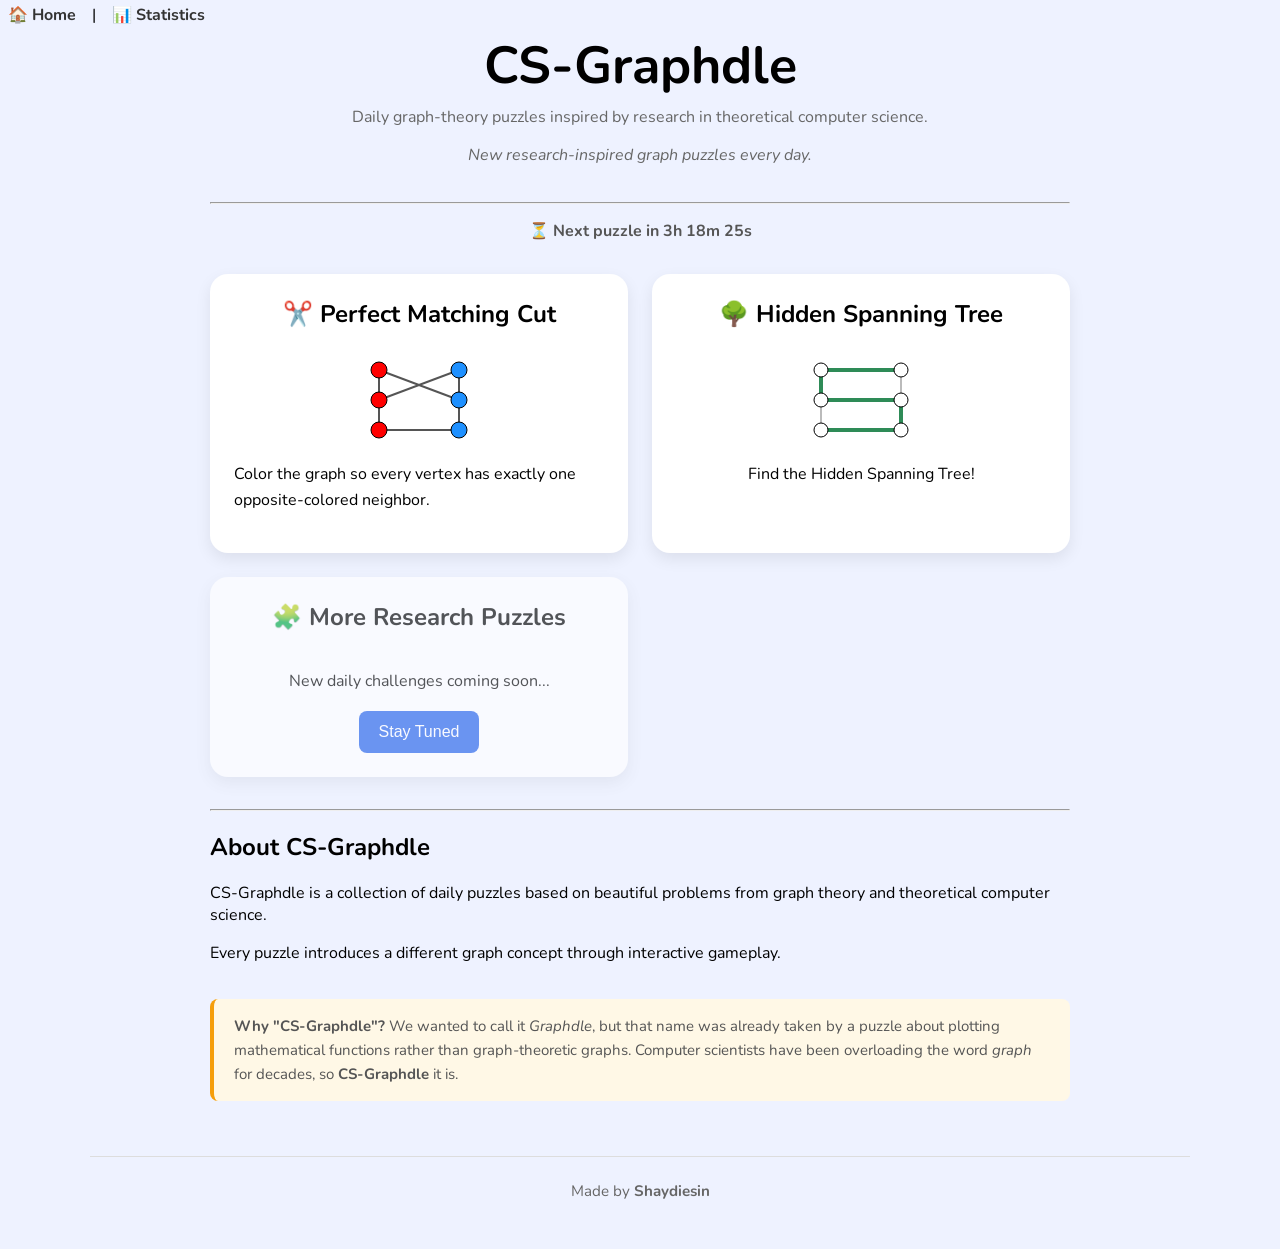
<file: index.html>
<!DOCTYPE html>
<html lang="en">

<head>

    <meta charset="UTF-8">
    <meta name="viewport" content="width=device-width, initial-scale=1.0">

    <title>CS-Graphdle</title>

    <link rel="stylesheet" href="style.css">

    <link rel="preconnect" href="https://fonts.googleapis.com">
    <link rel="preconnect" href="https://fonts.gstatic.com" crossorigin>

    <link href="https://fonts.googleapis.com/css2?family=Nunito:wght@400;700;800&display=swap" rel="stylesheet">
    <!-- Google tag (gtag.js) -->
    <script async src="https://www.googletagmanager.com/gtag/js?id=G-VHSH1HPYKV"></script>
    <script>
    window.dataLayer = window.dataLayer || [];
    function gtag(){dataLayer.push(arguments);}
    gtag('js', new Date());

    gtag('config', 'G-VHSH1HPYKV');
    </script>
</head>

<body>

<nav class="top-nav">
    <a href="index.html">🏠 Home</a>
    |
    <a href="stats.html">📊 Statistics</a>
</nav>

<div class="container">

    <h1>CS-Graphdle</h1>

    <p class="subtitle">
        Daily graph-theory puzzles inspired by research in theoretical computer science.
    </p>

    <p class="tagline">
        New research-inspired graph puzzles every day.
    </p>

    <hr>

    <p id="countdown" class="countdown"></p>

    <div class="puzzle-grid">

        <a href="puzzle/pmc.html" class="puzzle-card">

            <h2>✂️ Perfect Matching Cut</h2>

            <div class="graph-icon">
                <svg width="120" height="100" viewBox="0 0 120 80">

                    <!-- edges -->
                    <line x1="20" y1="40" x2="100" y2="10" stroke="#555" stroke-width="2"/>
                    
                    <line x1="20" y1="10" x2="20" y2="70" stroke="#555" stroke-width="2"/>
                    <line x1="20" y1="10" x2="100" y2="40" stroke="#555" stroke-width="2"/>
                    <line x1="100" y1="10" x2="100" y2="70" stroke="#555" stroke-width="2"/>

                    <line x1="20" y1="70" x2="100" y2="70" stroke="#555" stroke-width="2"/>

                    <!-- nodes -->
                    <circle cx="20" cy="10" r="8" fill="red" stroke="black"/>
                    <circle cx="100" cy="10" r="8" fill="dodgerblue" stroke="black"/>

                    <circle cx="20" cy="40" r="8" fill="red" stroke="black"/>
                    <circle cx="100" cy="40" r="8" fill="dodgerblue" stroke="black"/>

                    <circle cx="20" cy="70" r="8" fill="red" stroke="black"/>
                    <circle cx="100" cy="70" r="8" fill="dodgerblue" stroke="black"/>

                </svg>
            </div>

            <p>
                Color the graph so every vertex has exactly one opposite-colored neighbor.
            </p>

            <!-- <a class="play-button" href="puzzle/pmc.html">
                Play Today's Puzzle
            </a> -->
        </a>

        <a href="puzzle/spanning.html" class="puzzle-card">

            <h2>🌳 Hidden Spanning Tree</h2>

            <div class="graph-icon">
                <svg width="120" height="100" viewBox="0 0 120 80">

                    <!-- Non-tree edges -->
                    
                    <line x1="20" y1="40" x2="20" y2="70" stroke="#bbb" stroke-width="2"/>
                    <line x1="100" y1="10" x2="100" y2="70" stroke="#bbb" stroke-width="2"/>
                    <line x1="100" y1="40" x2="100" y2="10" stroke="#bbb" stroke-width="2"/>

                    <!-- Spanning tree edges -->
                    <line x1="20" y1="10" x2="20" y2="40" stroke="#2e8b57" stroke-width="4"/>
                    <line x1="20" y1="40" x2="100" y2="40" stroke="#2e8b57" stroke-width="4"/>
                    <line x1="100" y1="40" x2="100" y2="70" stroke="#2e8b57" stroke-width="4"/>
                    <line x1="20" y1="70" x2="100" y2="70" stroke="#2e8b57" stroke-width="4"/>
                    <line x1="20" y1="10" x2="100" y2="10" stroke="#2e8b57" stroke-width="4"/>

                    <!-- Nodes -->
                    <circle cx="20" cy="10" r="7" fill="white" stroke="black"/>
                    <circle cx="20" cy="40" r="7" fill="white" stroke="black"/>
                    <circle cx="20" cy="70" r="7" fill="white" stroke="black"/>
                    <circle cx="100" cy="10" r="7" fill="white" stroke="black"/>
                    <circle cx="100" cy="40" r="7" fill="white" stroke="black"/>
                    <circle cx="100" cy="70" r="7" fill="white" stroke="black"/>

                </svg>
                </div>

            <p>
                Find the Hidden Spanning Tree!
            </p>

        </a>

        <div class="puzzle-card disabled">

            <h2>🧩 More Research Puzzles</h2>

            <p>
                New daily challenges coming soon...
            </p>

            <button disabled>Stay Tuned</button>

        </div>

    </div>

    <hr>

    <section id="about">

        <h2>About CS-Graphdle</h2>

        <p>
            CS-Graphdle is a collection of daily puzzles based on
            beautiful problems from graph theory and theoretical computer science.
        </p>

        <p>
            Every puzzle introduces a different graph concept through
            interactive gameplay.
        </p>

        <p class="fun-note">
            <strong>Why "CS-Graphdle"?</strong>
            We wanted to call it <em>Graphdle</em>, but that name was already taken by
            a puzzle about plotting mathematical functions rather than graph-theoretic
            graphs. Computer scientists have been overloading the word
            <em>graph</em> for decades, so <strong>CS-Graphdle</strong> it is.
        </p>

    </section>

</div>

<script src="js/common.js"></script>
<script src="js/pmc.js"></script>

</body>

<footer>

    <hr>

    <p>
        Made by <strong>Shaydiesin</strong>
    </p>

</footer>

</html>
</file>
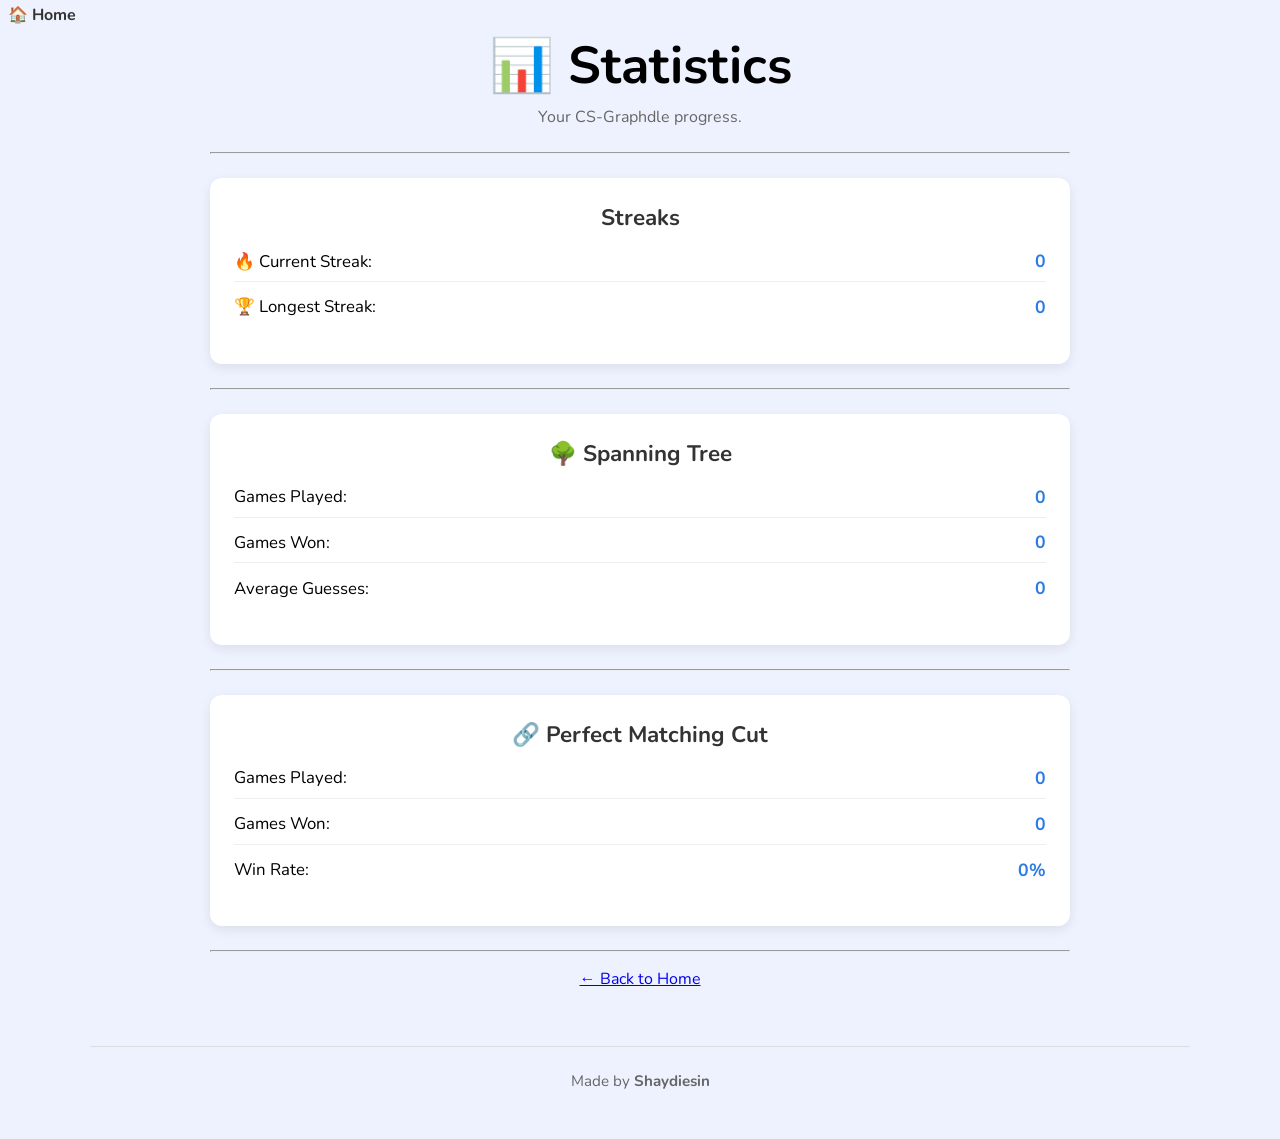
<file: stats.html>
<!DOCTYPE html>
<html lang="en">

<head>

    <meta charset="UTF-8">
    <meta name="viewport" content="width=device-width, initial-scale=1.0">

    <title>CS-Graphdle</title>

    <link rel="stylesheet" href="style.css">

    <link rel="preconnect" href="https://fonts.googleapis.com">
    <link rel="preconnect" href="https://fonts.gstatic.com" crossorigin>

    <link href="https://fonts.googleapis.com/css2?family=Nunito:wght@400;700;800&display=swap" rel="stylesheet">
    <!-- Google tag (gtag.js) -->
    <script async src="https://www.googletagmanager.com/gtag/js?id=G-VHSH1HPYKV"></script>
    <script>
    window.dataLayer = window.dataLayer || [];
    function gtag(){dataLayer.push(arguments);}
    gtag('js', new Date());

    gtag('config', 'G-VHSH1HPYKV');
    </script>
</head>

<body>

<nav class="top-nav">
    <a href="index.html">🏠 Home</a>
</nav>


<div class="container">

    <h1>📊 Statistics</h1>

    <p class="subtitle">
        Your CS-Graphdle progress.
    </p>

    <hr>

    <section class="stats-section">

        <h2>Streaks</h2>

        <p>🔥 Current Streak:
            <strong><span id="current-streak">0</span></strong>
        </p>

        <p>🏆 Longest Streak:
            <strong><span id="longest-streak">0</span></strong>
        </p>

    </section>

    <hr>

    <section class="stats-section">

        <h2>🌳 Spanning Tree</h2>

        <p>Games Played:
            <strong><span id="span-played">0</span></strong>
        </p>

        <p>Games Won:
            <strong><span id="span-won">0</span></strong>
        </p>

        <p>Average Guesses:
            <strong><span id="span-avg">0</span></strong>
        </p>

        <!-- <p>Win Rate:
            <strong><span id="span-rate">0</span>%</strong>
        </p> -->

    </section>

    <hr>

    <section class="stats-section">

        <h2>🔗 Perfect Matching Cut</h2>

        <p>Games Played:
            <strong><span id="pmc-played">0</span></strong>
        </p>

        <p>Games Won:
            <strong><span id="pmc-won">0</span></strong>
        </p>

        <p>Win Rate:
            <strong><span id="pmc-rate">0</span>%</strong>
        </p>

    </section>

    <hr>

    <p style="text-align:center;">
        <a href="index.html">← Back to Home</a>
    </p>

</div>

<script src="js/utils.js"></script>
<script>
document.addEventListener("DOMContentLoaded", loadStatistics);
</script>

</body>

<footer>

    <hr>

    <p>
        Made by <strong>Shaydiesin</strong>
    </p>

</footer>

</html>
</file>
<file: style.css>
html, body {
    margin: 0;
    padding: 0;
    padding-bottom: 40px;
    width: 100%;
    height: 100%;
    /* overflow: hidden; */
    font-family: "Segoe UI", sans-serif;
}

body {
    display: flex;
    flex-direction: column;
    align-items: center;
    background:#eef2ff;
    font-family:'Nunito',sans-serif;
}

h1{
    margin-top: 0;
    font-size:52px;
    margin-bottom:5px;
    text-align: center;
}

.subtitle{
    color:#666;
    text-align: center;
    color: #666;
    margin-top: 0;
    margin-bottom: 2rem;
}
#graph-container{
    width:100%;
    max-width:900px;
    margin:0 auto;
}

#problem-title{
    text-align: center;
}

#cy{
    width:100%;
    height:70vh;
    min-height:450px;

    border:2px solid #333;
    border-radius:12px;
    box-shadow:0 4px 16px rgba(0,0,0,.1);
    background:white;

    box-sizing:border-box;
}
button{
    background:#2563eb;
    color:white;
    border:none;
    border-radius:8px;
    padding:12px 20px;
    font-size:16px;
    cursor:pointer;
    transition:.2s;
}

button:hover{
    transform:translateY(-2px);
    opacity:.9;
}

#controls {
    display: flex;
    justify-content: center;
    gap: 15px;
    margin: 15px 0;
    flex-wrap: wrap;   /* Allows wrapping on smaller screens */
}

#controls button {
    padding: 10px 20px;
    font-size: 16px;
    cursor: pointer;
}

.container{
    width: min(100%, 900px);
    margin: 0 auto;
    padding: 0 20px;
    box-sizing: border-box;
}




#title{
    margin:0;
    font-size:52px;
    font-weight:800;
    color:#222;
    text-align:center;
    letter-spacing:-1px;
}

#date{
    margin:6px 0 25px;
    font-size:18px;
    color:#7a7a7a;
    text-align:center;
    font-weight:500;
}

#instructions p {
    margin: 4px 0;
    text-align: center;
    color: #444;
    line-height: 1.4;
}

.fun-note{
    margin-top:35px;
    padding:15px 20px;
    border-left:4px solid #f59e0b;
    background:#fff8e6;
    border-radius:8px;
    color:#555;
    font-size:15px;
    line-height:1.6;
}

.back-link{
    margin-bottom:20px;
}

.back-link a{
    text-decoration:none;
    color:#2d6cdf;
    font-weight:700;
    transition:color .2s;
}

.back-link a:hover{
    color:#1f56ba;
    text-decoration:underline;
}




.puzzle-grid{
    display:grid;
    grid-template-columns:repeat(auto-fit,minmax(320px,1fr));
    gap:24px;
    margin:32px 0;
}

.puzzle-card h2{
    margin-top:0;
}

.puzzle-card p{
    flex:1;
    line-height:1.6;
}


.puzzle-card{

    display:flex;
    flex-direction:column;
    align-items:center;

    text-decoration:none;
    color:inherit;

    background:white;

    border-radius:18px;

    padding:24px;

    box-shadow:0 6px 16px rgba(0,0,0,.08);

    transition:all .2s ease;

    cursor:pointer;
}

.puzzle-card:hover{

    transform:translateY(-6px);

    box-shadow:0 12px 28px rgba(0,0,0,.15);

}

.puzzle-card.disabled{

    cursor:default;
    opacity:.65;

}

.puzzle-card.disabled:hover{

    transform:none;
    box-shadow:0 6px 16px rgba(0,0,0,.08);

}

.tagline{
    text-align:center;
    color:#666;
    font-style:italic;
    margin-top:-8px;
    margin-bottom:36px;
}

footer{

    margin-top:0px;

    text-align:center;

    color:#666;

    font-size:.95rem;

    padding-bottom:40px;

}

footer p{

    margin:8px;

}

footer hr{
    width: 90vw;
    max-width: 1100px;
    margin: 40px auto 24px;
    border: none;
    border-top: 1px solid #ddd;
}




.graph-icon{
    position:relative;
    width:120px;
    height:80px;
    margin:0 auto 16px;
}

/* svg{
    border:2px dashed red;
} */


.play-button{

    display:inline-block;

    margin-top:18px;

    padding:12px 24px;

    border-radius:999px;

    background:#7c3aed;

    color:white;

    text-align: center;

    text-decoration:none;

    font-weight:700;

    transition:.2s;

}

.play-button:hover{

    transform:translateY(-2px);

    background:#111;

}



.spanning-layout{

    display:flex;

    gap:30px;

    align-items:flex-start;

    margin-top:20px;

}

.spanning-game{

    flex:3;

}




.spanning-history{

    flex:1;

    min-width:260px;

    display:flex;

    flex-direction:column;

}

.spanning-history-header{

    padding:12px;

    font-weight:700;

    font-size:1.1rem;

    background:#f8f8f8;

    border:1px solid #dcdcdc;

    border-bottom:none;

    border-radius:12px 12px 0 0;

}

#spanning-guess-history{

    display:flex;

    flex-direction:column;

    gap:15px;

    padding:12px;

    border:1px solid #dcdcdc;

    border-top:none;

    border-radius:0 0 12px 12px;

    max-height:600px;

    overflow-y:auto;
    overflow-x:hidden;

}
.mini-span-graph{

    width:220px;

    height:160px;

    margin:auto;

}


@media (max-width:900px){

    .spanning-layout{

        flex-direction:column;

    }

    .spanning-history{

        width:100%;

    }

}

.spanning-guess-card{

    background:#ffffff;

    border:1px solid #dcdcdc;

    border-radius:12px;

    padding:12px;

    margin-bottom:12px;

    box-shadow:0 2px 6px rgba(0,0,0,0.08);

    transition:transform 0.15s ease,
               box-shadow 0.15s ease;

}

.spanning-guess-card:hover{

    transform:translateY(-2px);

    box-shadow:0 4px 12px rgba(0,0,0,0.12);

}

.guess-header{

    display:flex;

    justify-content:space-between;

    align-items:center;

    margin-bottom:10px;

}

.guess-footer{

    margin-top:10px;

    font-size:0.9rem;

    color:#666;

    text-align:center;

}





/* Container styling */
.def-tooltip {
    position: relative;
    display: inline-block;
    border-bottom: 1px dashed #666; /* Visual cue for the user */
    cursor: help; /* Changes mouse pointer to a question mark */
}

/* Hidden definition box */
.def-tooltip .def-text {
    visibility: hidden;
    width: 220px;
    background-color: #222;
    color: #fff;
    text-align: center;
    border-radius: 6px;
    padding: 8px 12px;
    font-weight: normal; /* Keeps the definition text from being bold */
    font-size: 0.9rem;
    
    /* Position above the text */
    position: absolute;
    z-index: 1;
    bottom: 125%; 
    left: 50%;
    transform: translateX(-50%);
    
    /* Smooth fade effect */
    opacity: 0;
    transition: opacity 0.2s ease-in-out;
}

/* Show the definition on hover */
.def-tooltip:hover .def-text {
    visibility: visible;
    opacity: 1;
}


#tree-size{

    color:#2563eb;

    font-weight:700;

}


#selection-status{

    text-align:left;

    margin:12px 0;

    font-size:1.1rem;

    font-weight:700;

}


#span-hover-preview{

    position:fixed;

    width:420px;

    height:420px;

    background:white;

    border:2px solid #ccc;

    border-radius:12px;

    box-shadow:0 10px 25px rgba(0,0,0,0.25);

    display:none;

    z-index:1000;

    pointer-events:none;

}

#span-hover-cy{

    width:100%;

    height:100%;

}

#span-hover-preview{

    position:fixed;

    top:80px;

    right:30px;

    width:420px;

    height:420px;

    background:white;

    border:2px solid #ccc;

    border-radius:12px;

    box-shadow:0 10px 25px rgba(0,0,0,0.2);

    display:none;

    z-index:1000;

}

#span-hover-cy{

    width:100%;

    height:100%;

}



#feedback-guide{

    background:#f8f9fa;

    border:1px solid #ddd;

    border-radius:10px;

    padding:12px 18px;

    margin-bottom:20px;

}

#feedback-guide h3{

    margin:0 0 10px 0;

    font-size:1.1rem;

}

#feedback-guide ul{

    margin:0;

    padding-left:20px;

}

#feedback-guide li{

    margin:8px 0;

    line-height:1.5;

}


.top-nav {
    align-self: stretch;
    display: flex;
    justify-content: flex-start;
    gap: 1rem;
    padding: 0.25rem 0.5rem;
}

.top-nav a {
    text-decoration: none;
    font-weight: bold;
    color: #333;
}

.top-nav a:hover {
    text-decoration: underline;
}


.countdown {
    text-align: center;
    font-weight: 700;
    color: #555;
    margin: 1rem 0;
    font-size: 1rem;
}



/* THis is the styles for the STATS */

.stats-section {
    background: #fff;
    border-radius: 12px;
    padding: 1.5rem;
    margin: 1.5rem 0;
    box-shadow: 0 4px 12px rgba(0, 0, 0, 0.08);
}

.stats-section h2 {
    margin-top: 0;
    margin-bottom: 1rem;
    color: #333;
    text-align: center;
    font-size: 1.4rem;
}

.stats-section p {
    display: flex;
    justify-content: space-between;
    align-items: center;

    margin: 0.8rem 0;
    padding-bottom: 0.5rem;

    border-bottom: 1px solid #eee;

    font-size: 1.05rem;
}

.stats-section p:last-child {
    border-bottom: none;
}

.stats-section strong {
    font-size: 1.1rem;
    color: #2c7be5;
}

.subtitle {
    text-align: center;
    color: #666;
    margin-bottom: 1.5rem;
}

.back-link {
    text-align: center;
    margin-top: 2rem;
}

.back-link a {
    color: #2c7be5;
    text-decoration: none;
    font-weight: 600;
}

.back-link a:hover {
    text-decoration: underline;
}




.completed-message {
    max-width: 400px;
    margin: 2.5rem auto;
    padding: 2rem;

    text-align: center;

    background: white;
    border-radius: 18px;

    box-shadow: 0 8px 24px rgba(0,0,0,0.12);
}

.completed-icon {
    font-size: 3.5rem;
    margin-bottom: 0.5rem;
}

.completed-message h2 {
    margin: 0;
    color: #2d6a4f;
    font-size: 2rem;
}

.completed-text {
    margin-top: 1rem;
    font-size: 1.1rem;
    color: #444;
}

.completed-subtext {
    color: #777;
    margin-bottom: 1.5rem;
}

.completed-countdown {
    display: inline-block;

    margin-top: 1rem;
    padding: 0.8rem 1.2rem;

    background: #eef2ff;
    border-radius: 10px;

    font-weight: bold;
    color: #2c3e50;
}
</file>
